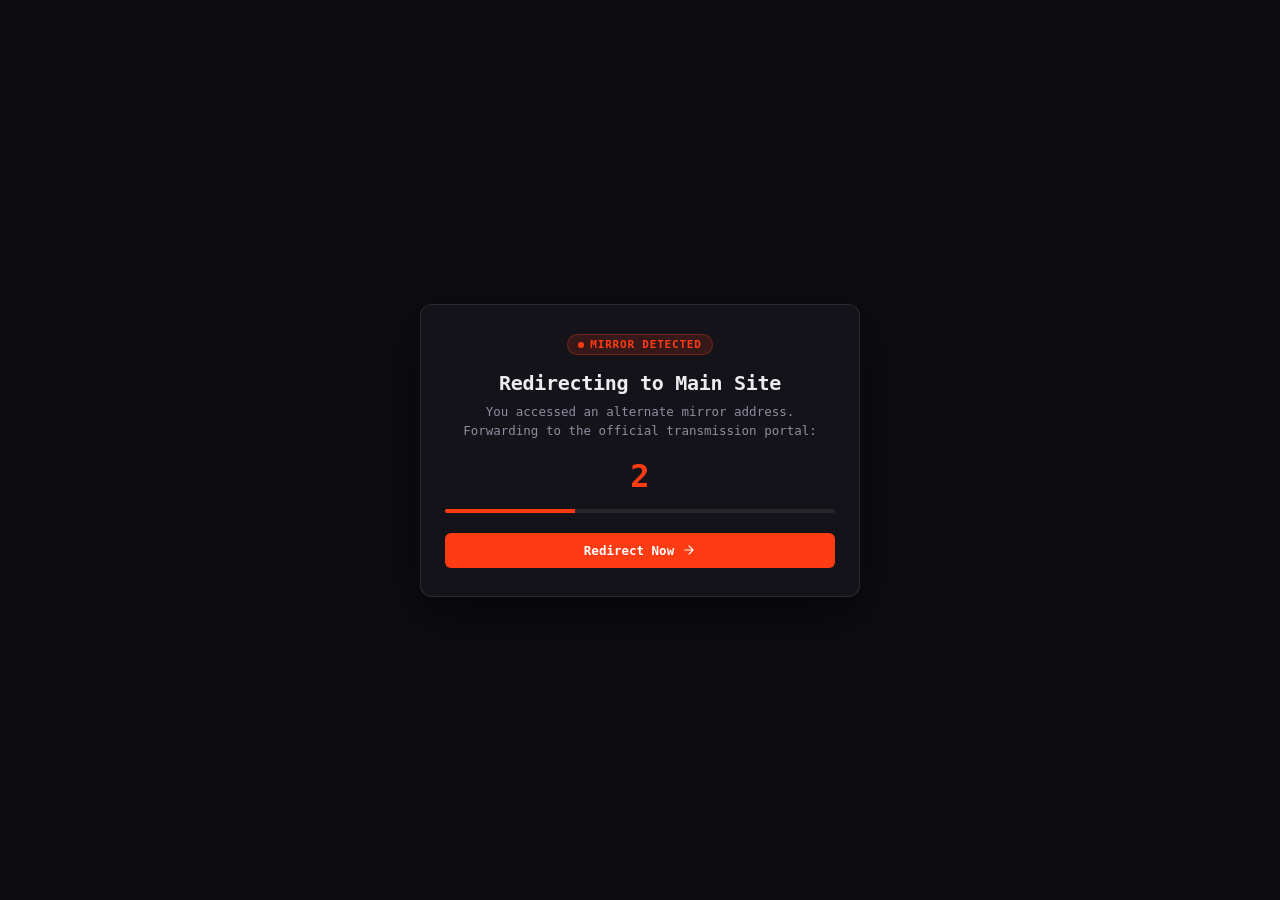
<file: 5ivesaw/index.html>
<!DOCTYPE html>
<html lang="en">
<head>
  <meta charset="UTF-8" />
  <meta name="viewport" content="width=device-width, initial-scale=1.0" />
  <title>Mirror Redirect — 5IVESAW</title>
  <link rel="canonical" href="https://5ivesaw.github.io/" />
  <style>
    :root {
      --bg: #0D0D11;
      --card-bg: rgba(22, 22, 28, 0.85);
      --border: rgba(255, 255, 255, 0.1);
      --accent: #FF3B14;
      --ink: #ECECF1;
      --faint: #8E8EA0;
      --font-mono: "JetBrains Mono", ui-monospace, monospace;
    }
    * { box-sizing: border-box; }
    body {
      margin: 0;
      min-height: 100vh;
      display: grid;
      place-items: center;
      background: var(--bg);
      color: var(--ink);
      font-family: var(--font-mono);
      padding: 16px;
    }
    .redirect-card {
      max-width: 440px;
      width: 100%;
      background: var(--card-bg);
      border: 1px solid var(--border);
      border-radius: 12px;
      padding: 28px 24px;
      text-align: center;
      backdrop-filter: blur(12px);
      box-shadow: 0 16px 48px rgba(0, 0, 0, 0.5);
    }
    .badge {
      display: inline-flex;
      align-items: center;
      gap: 6px;
      font-size: 11px;
      font-weight: 700;
      text-transform: uppercase;
      letter-spacing: 0.8px;
      padding: 3px 10px;
      border-radius: 999px;
      background: rgba(255, 59, 20, 0.15);
      color: var(--accent);
      border: 1px solid rgba(255, 59, 20, 0.3);
      margin-bottom: 16px;
    }
    .badge-dot {
      width: 6px;
      height: 6px;
      border-radius: 50%;
      background: var(--accent);
      animation: pulse 1.2s infinite ease-in-out;
    }
    @keyframes pulse {
      0%, 100% { opacity: 1; transform: scale(1); }
      50% { opacity: 0.4; transform: scale(0.85); }
    }
    h1 {
      font-size: 20px;
      margin: 0 0 8px 0;
      font-weight: 700;
      letter-spacing: -0.3px;
    }
    p {
      color: var(--faint);
      font-size: 12.5px;
      line-height: 1.5;
      margin: 0 0 16px 0;
    }
    .countdown-box {
      font-size: 32px;
      font-weight: 800;
      color: var(--accent);
      margin: 8px 0 14px 0;
      font-variant-numeric: tabular-nums;
    }
    .progress-bar {
      width: 100%;
      height: 4px;
      background: rgba(255, 255, 255, 0.08);
      border-radius: 2px;
      overflow: hidden;
      margin-bottom: 20px;
    }
    .progress-fill {
      width: 0%;
      height: 100%;
      background: var(--accent);
      transition: width 0.05s linear;
    }
    .btn {
      display: inline-flex;
      align-items: center;
      justify-content: center;
      gap: 8px;
      background: var(--accent);
      color: #FFFFFF;
      text-decoration: none;
      font-family: inherit;
      font-size: 12.5px;
      font-weight: 600;
      padding: 10px 20px;
      border-radius: 6px;
      transition: background 0.15s ease, transform 0.15s ease;
      cursor: pointer;
      border: none;
      width: 100%;
    }
    .btn:hover {
      background: #E0300C;
      transform: translateY(-1px);
    }
  </style>
</head>
<body>
  <div class="redirect-card">
    <div class="badge">
      <span class="badge-dot"></span>
      <span>Mirror Detected</span>
    </div>
    <h1>Redirecting to Main Site</h1>
    <p>You accessed an alternate mirror address. Forwarding to the official transmission portal:</p>
    
    <div class="countdown-box" id="countdown">3</div>

    <div class="progress-bar">
      <div class="progress-fill" id="progress"></div>
    </div>

    <a id="redirectBtn" href="https://5ivesaw.github.io/" class="btn">
      <span>Redirect Now</span>
      <svg viewBox="0 0 24 24" width="14" height="14" fill="none" stroke="currentColor" stroke-width="2" stroke-linecap="round" stroke-linejoin="round"><path d="M5 12h14M12 5l7 7-7 7"/></svg>
    </a>
  </div>

  <script>
    (function() {
      var base = (location.origin && location.origin !== 'null' ? location.origin : 'https://5ivesaw.github.io') + '/';
      var target = base + (location.search || '') + (location.hash || '');
      var btn = document.getElementById('redirectBtn');
      if (btn) btn.href = target;

      var totalSec = 3;
      var startTime = Date.now();
      var durationMs = totalSec * 1000;
      var cdEl = document.getElementById('countdown');
      var progEl = document.getElementById('progress');

      var timer = setInterval(function() {
        var elapsed = Date.now() - startTime;
        var remaining = Math.max(0, Math.ceil((durationMs - elapsed) / 1000));
        var progressPct = Math.min(100, (elapsed / durationMs) * 100);

        if (cdEl) cdEl.textContent = remaining;
        if (progEl) progEl.style.width = progressPct + '%';

        if (elapsed >= durationMs) {
          clearInterval(timer);
          location.replace(target);
        }
      }, 50);

      btn.addEventListener('click', function(e) {
        e.preventDefault();
        clearInterval(timer);
        location.replace(target);
      });
    })();
  </script>
</body>
</html>
</file>
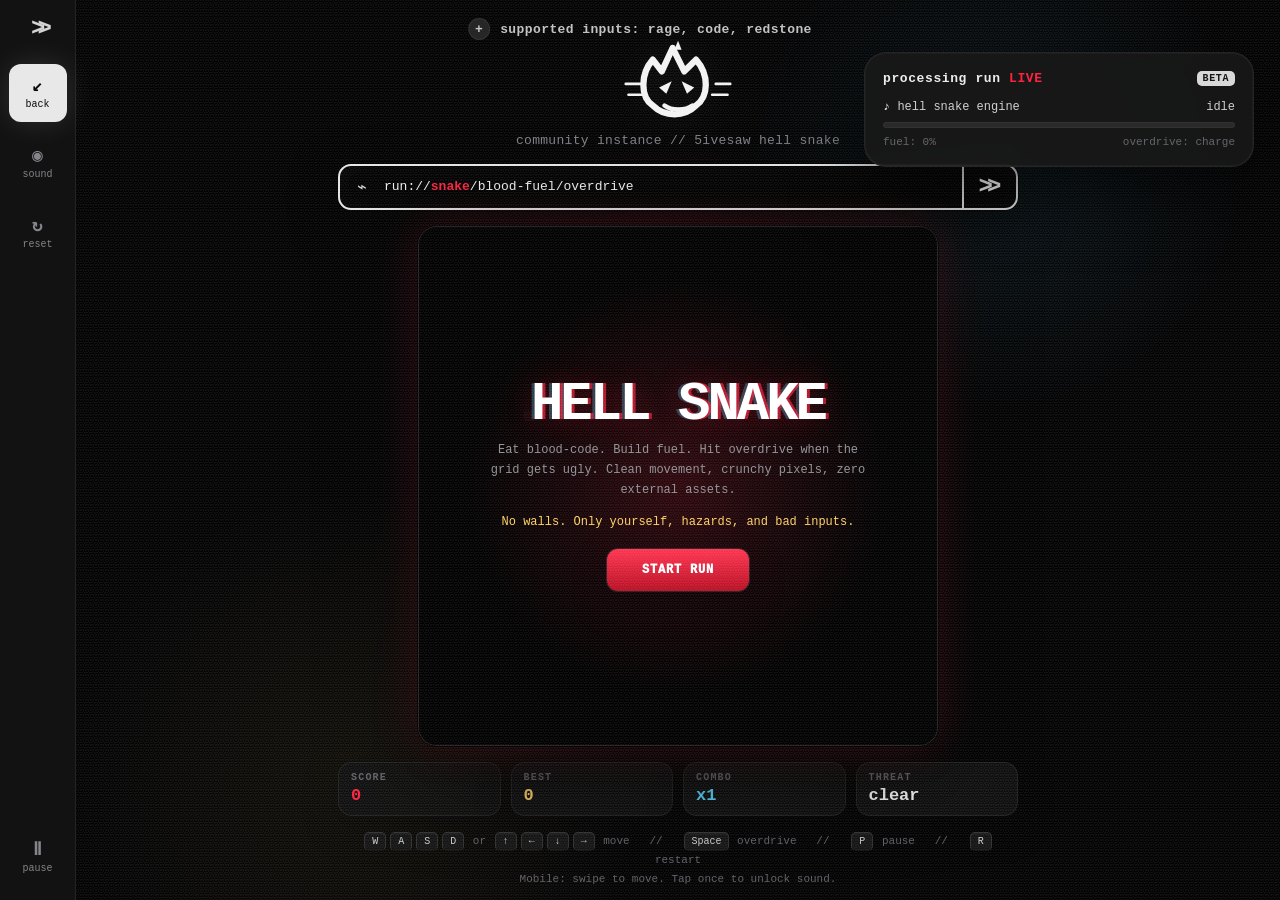
<file: demos/hell-snake/index.html>
<!DOCTYPE html>
<html lang="en">
<head>
<meta charset="UTF-8" />
<meta name="viewport" content="width=device-width, initial-scale=1.0" />
<title>5ivesaw // Hell Snake</title>
<style>
  :root{
    --bg:#020203;
    --panel:#121212;
    --panel2:#1a1a1a;
    --soft:#2b2b2b;
    --text:#e7e7e7;
    --muted:#77777d;
    --dim:#4d4d54;
    --red:#ff2340;
    --red2:#b80f24;
    --gold:#ffd166;
    --blue:#58d5ff;
    --green:#87ff8b;
    --white:#f4f4f4;
    --radius:22px;
  }

  *{
    box-sizing:border-box;
    margin:0;
    padding:0;
  }

  html,body{
    width:100%;
    min-height:100%;
    background:var(--bg);
    color:var(--text);
    font-family:ui-monospace, SFMono-Regular, Menlo, Monaco, Consolas, "Liberation Mono", monospace;
    overflow:hidden;
    user-select:none;
  }

  body{
    display:flex;
    background:
      radial-gradient(circle at 52% 40%, rgba(255,35,64,.12), transparent 26%),
      radial-gradient(circle at 78% 18%, rgba(88,213,255,.08), transparent 20%),
      radial-gradient(circle at 28% 86%, rgba(255,209,102,.06), transparent 24%),
      #020203;
  }

  body::before{
    content:"";
    position:fixed;
    inset:0;
    pointer-events:none;
    background:
      linear-gradient(rgba(255,255,255,.025) 50%, rgba(0,0,0,.045) 50%),
      radial-gradient(circle at center, transparent 45%, rgba(0,0,0,.72) 100%);
    background-size:100% 3px, 100% 100%;
    mix-blend-mode:screen;
    opacity:.46;
    z-index:10;
  }

  body::after{
    content:"";
    position:fixed;
    inset:0;
    pointer-events:none;
    opacity:.08;
    background-image:
      repeating-radial-gradient(circle at 20% 10%, rgba(255,255,255,.7) 0 1px, transparent 1px 2px);
    background-size:5px 5px;
    z-index:11;
  }

  .rail{
    width:76px;
    min-width:76px;
    height:100vh;
    background:#121212;
    border-right:1px solid #232323;
    display:flex;
    flex-direction:column;
    align-items:center;
    padding:14px 8px;
    gap:12px;
    z-index:20;
  }

  .rail-logo{
    width:54px;
    height:28px;
    display:grid;
    place-items:center;
    color:#e9e9e9;
    font-weight:900;
    font-size:24px;
    letter-spacing:-8px;
    margin-bottom:10px;
    opacity:.9;
  }

  .rail-btn{
    width:58px;
    min-height:58px;
    border:1px solid transparent;
    border-radius:12px;
    background:transparent;
    color:#85858b;
    text-decoration:none;
    font:inherit;
    cursor:pointer;
    display:flex;
    flex-direction:column;
    align-items:center;
    justify-content:center;
    gap:5px;
    transition:transform .16s ease, color .16s ease, background .16s ease, border-color .16s ease;
  }

  .rail-btn strong{
    font-size:18px;
    line-height:1;
  }

  .rail-btn span{
    font-size:10px;
    line-height:1;
  }

  .rail-btn:hover{
    transform:translateY(-1px);
    color:#fff;
    background:#1d1d1d;
    border-color:#343434;
  }

  .rail-btn.active{
    background:#e8e8e8;
    color:#0b0b0c;
    box-shadow:0 0 30px rgba(255,255,255,.12);
  }

  .rail-spacer{
    flex:1;
  }

  .page{
    position:relative;
    flex:1;
    min-width:0;
    height:100vh;
    display:flex;
    align-items:center;
    justify-content:center;
    padding:34px;
  }

  .top-chip{
    position:fixed;
    top:18px;
    left:50%;
    transform:translateX(-50%);
    color:#d8d8d8;
    font-size:13px;
    font-weight:800;
    letter-spacing:.4px;
    display:flex;
    align-items:center;
    gap:10px;
    opacity:.9;
    z-index:15;
  }

  .top-chip b{
    width:22px;
    height:22px;
    border-radius:999px;
    display:grid;
    place-items:center;
    background:#2a2a2a;
    color:#dadada;
    box-shadow:inset 0 0 0 1px rgba(255,255,255,.07);
  }

  .queue{
    position:fixed;
    right:26px;
    top:52px;
    width:min(390px, calc(100vw - 120px));
    padding:18px;
    background:rgba(24,24,24,.92);
    border:1px solid rgba(255,255,255,.06);
    border-radius:22px;
    box-shadow:
      0 24px 70px rgba(0,0,0,.55),
      inset 0 0 0 1px rgba(255,255,255,.03);
    backdrop-filter:blur(10px);
    z-index:15;
  }

  .queue-head{
    display:flex;
    justify-content:space-between;
    gap:10px;
    align-items:center;
    margin-bottom:14px;
    font-weight:900;
    font-size:13px;
    letter-spacing:.6px;
    color:#ededed;
  }

  .queue-head span{
    color:var(--red);
  }

  .tag{
    font-size:10px;
    padding:2px 6px;
    border-radius:5px;
    background:#d8d8d8;
    color:#151515;
    font-weight:900;
  }

  .queue-line{
    display:flex;
    justify-content:space-between;
    gap:10px;
    align-items:center;
    color:#d0d0d0;
    font-size:12px;
    margin-bottom:8px;
  }

  .queue-line strong{
    color:#fff;
    font-weight:900;
  }

  .bar{
    height:6px;
    border-radius:999px;
    background:#2a2a2a;
    overflow:hidden;
    box-shadow:inset 0 0 0 1px rgba(255,255,255,.03);
  }

  .bar i{
    display:block;
    width:0%;
    height:100%;
    background:linear-gradient(90deg, var(--red), var(--gold), var(--blue));
    box-shadow:0 0 18px rgba(255,35,64,.45);
    transition:width .12s linear;
  }

  .queue-sub{
    margin-top:8px;
    display:flex;
    justify-content:space-between;
    color:#66666c;
    font-size:11px;
  }

  .arena-wrap{
    width:min(92vw, 760px);
    display:flex;
    flex-direction:column;
    align-items:center;
    gap:16px;
    transform:translateY(10px);
  }

  .sigil{
    width:108px;
    height:96px;
    position:relative;
    filter:drop-shadow(0 0 18px rgba(255,255,255,.08));
  }

  .sigil svg{
    width:100%;
    height:100%;
    image-rendering:pixelated;
  }

  .subtitle{
    margin-top:-10px;
    color:#808087;
    font-size:13px;
    letter-spacing:.3px;
  }

  .terminal{
    width:min(680px, 96vw);
    border:2px solid #e6e6e6;
    border-radius:13px;
    height:46px;
    display:flex;
    align-items:center;
    overflow:hidden;
    background:#030303;
    box-shadow:
      0 0 0 1px rgba(0,0,0,.8),
      0 14px 46px rgba(0,0,0,.62),
      inset 0 0 24px rgba(255,255,255,.025);
  }

  .terminal .link-icon{
    width:44px;
    display:grid;
    place-items:center;
    color:#fff;
    opacity:.82;
    font-weight:900;
  }

  .terminal .fake-input{
    flex:1;
    color:#f2f2f2;
    font-size:13px;
    white-space:nowrap;
    overflow:hidden;
    text-overflow:ellipsis;
  }

  .terminal .fake-input b{
    color:var(--red);
  }

  .terminal .go{
    width:54px;
    height:100%;
    border-left:2px solid #e6e6e6;
    display:grid;
    place-items:center;
    color:#fff;
    font-size:24px;
    font-weight:900;
    letter-spacing:-6px;
    padding-right:6px;
  }

  .game-shell{
    position:relative;
    width:min(74vmin, 520px);
    height:min(74vmin, 520px);
    min-width:300px;
    min-height:300px;
    border-radius:19px;
    background:#050505;
    border:1px solid rgba(255,255,255,.12);
    box-shadow:
      0 0 0 1px rgba(0,0,0,.8),
      0 0 44px rgba(255,35,64,.16),
      0 26px 90px rgba(0,0,0,.65),
      inset 0 0 40px rgba(255,255,255,.02);
    overflow:hidden;
  }

  .game-shell::before{
    content:"";
    position:absolute;
    inset:0;
    pointer-events:none;
    z-index:5;
    background:
      linear-gradient(90deg, rgba(255,35,64,.12), transparent 20%, transparent 80%, rgba(88,213,255,.08)),
      repeating-linear-gradient(0deg, transparent 0 7px, rgba(255,255,255,.025) 7px 8px);
    mix-blend-mode:screen;
  }

  canvas{
    width:100%;
    height:100%;
    display:block;
    image-rendering:pixelated;
  }

  .hud-row{
    width:min(680px, 96vw);
    display:grid;
    grid-template-columns:repeat(4, 1fr);
    gap:10px;
  }

  .hud-card{
    min-height:54px;
    border-radius:14px;
    background:rgba(18,18,18,.88);
    border:1px solid rgba(255,255,255,.07);
    box-shadow:0 12px 36px rgba(0,0,0,.28);
    display:flex;
    flex-direction:column;
    justify-content:center;
    padding:9px 12px;
  }

  .hud-card small{
    color:#65656b;
    font-size:10px;
    text-transform:uppercase;
    font-weight:900;
    letter-spacing:1.2px;
  }

  .hud-card b{
    color:#fff;
    font-size:17px;
    margin-top:3px;
  }

  .hud-card.red b{ color:var(--red); }
  .hud-card.gold b{ color:var(--gold); }
  .hud-card.blue b{ color:var(--blue); }

  .overlay{
    position:absolute;
    inset:0;
    z-index:8;
    display:none;
    align-items:center;
    justify-content:center;
    flex-direction:column;
    text-align:center;
    gap:12px;
    padding:26px;
    background:
      radial-gradient(circle at center, rgba(255,35,64,.16), rgba(0,0,0,.88) 58%),
      rgba(0,0,0,.74);
  }

  .overlay.active{
    display:flex;
  }

  .overlay h1{
    font-size:clamp(26px, 6vw, 54px);
    line-height:.9;
    letter-spacing:-3px;
    color:#fff;
    text-transform:uppercase;
    text-shadow:
      3px 0 0 rgba(255,35,64,.65),
      -3px 0 0 rgba(88,213,255,.28),
      0 0 28px rgba(255,35,64,.25);
  }

  .overlay p{
    max-width:390px;
    color:#929298;
    font-size:12px;
    line-height:1.65;
  }

  .overlay .warn{
    color:var(--gold);
  }

  .btn-row{
    display:flex;
    gap:10px;
    flex-wrap:wrap;
    justify-content:center;
    margin-top:4px;
  }

  .btn{
    height:42px;
    min-width:142px;
    border:0;
    border-radius:11px;
    cursor:pointer;
    color:#0a0a0a;
    background:#e9e9e9;
    font:inherit;
    font-size:12px;
    font-weight:1000;
    text-transform:uppercase;
    letter-spacing:.8px;
    box-shadow:
      0 0 0 1px rgba(255,255,255,.12),
      0 14px 34px rgba(0,0,0,.4);
    transition:transform .12s ease, filter .12s ease;
  }

  .btn.red{
    color:#fff;
    background:linear-gradient(180deg, #ff3450, #b80f24);
  }

  .btn:hover{
    transform:translateY(-1px);
    filter:brightness(1.08);
  }

  .controls{
    width:min(680px, 96vw);
    color:#5f5f66;
    font-size:11px;
    text-align:center;
    line-height:1.75;
  }

  .controls kbd{
    display:inline-grid;
    place-items:center;
    min-width:22px;
    height:19px;
    padding:0 6px;
    margin:0 2px;
    color:#cfcfd3;
    background:#151515;
    border:1px solid #303030;
    border-bottom-color:#111;
    border-radius:5px;
    box-shadow:inset 0 1px rgba(255,255,255,.05);
    font:inherit;
    font-size:10px;
  }

  .glitch{
    animation:glitch .24s steps(2,end) 1;
  }

  @keyframes glitch{
    0%{ transform:translate(0,0) skew(0deg); filter:hue-rotate(0deg); }
    25%{ transform:translate(4px,-2px) skew(1deg); filter:hue-rotate(24deg); }
    50%{ transform:translate(-3px,3px) skew(-1deg); filter:hue-rotate(-20deg); }
    75%{ transform:translate(2px,1px) skew(.5deg); }
    100%{ transform:translate(0,0) skew(0deg); filter:hue-rotate(0deg); }
  }

  @media (max-width:850px){
    body{
      overflow:auto;
    }

    .rail{
      position:fixed;
      left:0;
      bottom:0;
      top:auto;
      width:100%;
      height:64px;
      min-width:0;
      flex-direction:row;
      justify-content:center;
      border-right:0;
      border-top:1px solid #232323;
      padding:7px;
    }

    .rail-logo,.rail-spacer{
      display:none;
    }

    .rail-btn{
      width:66px;
      min-height:48px;
    }

    .page{
      min-height:100vh;
      height:auto;
      padding:72px 14px 92px;
    }

    .queue{
      display:none;
    }

    .top-chip{
      top:14px;
      font-size:12px;
    }

    .terminal{
      height:42px;
    }

    .hud-row{
      grid-template-columns:repeat(2,1fr);
    }

    .game-shell{
      width:min(92vw, 520px);
      height:min(92vw, 520px);
    }
  }
</style>
</head>
<body>

<aside class="rail">
  <div class="rail-logo">>></div>

  <a class="rail-btn active" href="https://github.com/5ivesaw" title="Back to GitHub">
    <strong>↙</strong>
    <span>back</span>
  </a>

  <button class="rail-btn" id="muteBtn" title="Toggle audio">
    <strong id="muteIcon">◉</strong>
    <span id="muteText">sound</span>
  </button>

  <button class="rail-btn" id="restartRail" title="Restart">
    <strong>↻</strong>
    <span>reset</span>
  </button>

  <div class="rail-spacer"></div>

  <button class="rail-btn" id="pauseRail" title="Pause">
    <strong>Ⅱ</strong>
    <span>pause</span>
  </button>
</aside>

<main class="page">
  <div class="top-chip"><b>+</b> supported inputs: rage, code, redstone</div>

  <section class="queue">
    <div class="queue-head">
      <div>processing run <span>LIVE</span></div>
      <div class="tag">BETA</div>
    </div>

    <div class="queue-line">
      <div><strong>♪</strong> hell snake engine</div>
      <div id="statusText">idle</div>
    </div>

    <div class="bar"><i id="fuelBar"></i></div>

    <div class="queue-sub">
      <span id="queueLeft">fuel: 0%</span>
      <span id="queueRight">overdrive: ready</span>
    </div>
  </section>

  <section class="arena-wrap">
    <div class="sigil" aria-hidden="true">
      <svg viewBox="0 0 120 105" xmlns="http://www.w3.org/2000/svg">
        <path d="M32 82 C18 72 18 47 32 31 L42 44 L54 18 L67 44 L80 31 C95 48 94 72 80 82 C67 95 45 95 32 82Z" fill="none" stroke="#f3f3f3" stroke-width="7" stroke-linejoin="round"/>
        <path d="M39 62 L53 55 L47 69 Z" fill="#f3f3f3"/>
        <path d="M78 62 L64 55 L70 69 Z" fill="#f3f3f3"/>
        <path d="M45 82 C53 88 68 88 76 82" fill="none" stroke="#f3f3f3" stroke-width="5" stroke-linecap="round"/>
        <path d="M56 20 L64 20 L60 10 Z" fill="#f3f3f3"/>
        <path d="M18 58 H2 M102 58 H118 M22 70 H5 M98 70 H115" stroke="#f3f3f3" stroke-width="3" stroke-linecap="round"/>
      </svg>
    </div>

    <div class="subtitle">community instance // 5ivesaw hell snake</div>

    <div class="terminal">
      <div class="link-icon">⌁</div>
      <div class="fake-input">run://<b>snake</b>/blood-fuel/overdrive</div>
      <div class="go">>></div>
    </div>

    <div class="game-shell" id="shell">
      <canvas id="game"></canvas>

      <div class="overlay active" id="startScreen">
        <h1>HELL SNAKE</h1>
        <p>
          Eat blood-code. Build fuel. Hit overdrive when the grid gets ugly.
          Clean movement, crunchy pixels, zero external assets.
        </p>
        <p class="warn">No walls. Only yourself, hazards, and bad inputs.</p>
        <div class="btn-row">
          <button class="btn red" id="startBtn">start run</button>
        </div>
      </div>

      <div class="overlay" id="pauseScreen">
        <h1>PAUSED</h1>
        <p>System frozen. Press P or resume to continue the run.</p>
        <div class="btn-row">
          <button class="btn red" id="resumeBtn">resume</button>
          <button class="btn" id="pauseRestartBtn">restart</button>
        </div>
      </div>

      <div class="overlay" id="deathScreen">
        <h1>TERMINATED</h1>
        <p id="deathCopy">The machine folded in on itself.</p>
        <p class="warn">final score: <span id="finalScore">0</span></p>
        <div class="btn-row">
          <button class="btn red" id="restartBtn">run again</button>
        </div>
      </div>
    </div>

    <div class="hud-row">
      <div class="hud-card red">
        <small>score</small>
        <b id="scoreHud">0</b>
      </div>
      <div class="hud-card gold">
        <small>best</small>
        <b id="bestHud">0</b>
      </div>
      <div class="hud-card blue">
        <small>combo</small>
        <b id="comboHud">x1</b>
      </div>
      <div class="hud-card">
        <small>threat</small>
        <b id="threatHud">clear</b>
      </div>
    </div>

    <div class="controls">
      <kbd>W</kbd><kbd>A</kbd><kbd>S</kbd><kbd>D</kbd> or <kbd>↑</kbd><kbd>←</kbd><kbd>↓</kbd><kbd>→</kbd>
      move &nbsp; // &nbsp;
      <kbd>Space</kbd> overdrive &nbsp; // &nbsp;
      <kbd>P</kbd> pause &nbsp; // &nbsp;
      <kbd>R</kbd> restart
      <br/>
      Mobile: swipe to move. Tap once to unlock sound.
    </div>
  </section>
</main>

<script>
(() => {
  "use strict";

  const canvas = document.getElementById("game");
  const ctx = canvas.getContext("2d", { alpha:false });
  const shell = document.getElementById("shell");

  const startScreen = document.getElementById("startScreen");
  const pauseScreen = document.getElementById("pauseScreen");
  const deathScreen = document.getElementById("deathScreen");

  const scoreHud = document.getElementById("scoreHud");
  const bestHud = document.getElementById("bestHud");
  const comboHud = document.getElementById("comboHud");
  const threatHud = document.getElementById("threatHud");
  const finalScore = document.getElementById("finalScore");
  const deathCopy = document.getElementById("deathCopy");

  const fuelBar = document.getElementById("fuelBar");
  const queueLeft = document.getElementById("queueLeft");
  const queueRight = document.getElementById("queueRight");
  const statusText = document.getElementById("statusText");

  const muteBtn = document.getElementById("muteBtn");
  const muteIcon = document.getElementById("muteIcon");
  const muteText = document.getElementById("muteText");

  const SIZE = 520;
  const CELLS = 26;
  const CELL = SIZE / CELLS;

  const C = {
    bg:"#020203",
    grid:"#151515",
    grid2:"#222225",
    red:"#ff2340",
    redDark:"#9c1022",
    blue:"#58d5ff",
    gold:"#ffd166",
    green:"#87ff8b",
    white:"#f4f4f4",
    muted:"#77777d",
    black:"#050505"
  };

  const foodTypes = [
    { kind:"blood", glyph:"<>", color:C.red, points:1, fuel:18, weight:68 },
    { kind:"coin", glyph:"$", color:C.gold, points:3, fuel:28, weight:22 },
    { kind:"core", glyph:"//", color:C.blue, points:5, fuel:42, weight:10 }
  ];

  let dpr = 1;
  let state = "menu";

  let snake = [];
  let prevSnake = [];
  let dir = {x:1,y:0};
  let nextDir = {x:1,y:0};
  let food = null;
  let hazards = [];
  let particles = [];
  let sparks = [];

  let score = 0;
  let best = Number(localStorage.getItem("5ivesaw-hell-snake-best") || 0);
  let combo = 1;
  let comboTimer = 0;
  let fuel = 0;
  let overdrive = 0;
  let moveDelay = 112;
  let accumulator = 0;
  let lastTime = performance.now();
  let shake = 0;
  let flash = 0;
  let muted = false;

  let audio = null;
  let master = null;

  bestHud.textContent = best;

  function fitCanvas(){
    dpr = Math.min(window.devicePixelRatio || 1, 2);
    canvas.width = SIZE * dpr;
    canvas.height = SIZE * dpr;
    ctx.setTransform(dpr, 0, 0, dpr, 0, 0);
  }

  window.addEventListener("resize", fitCanvas);
  fitCanvas();

  function unlockAudio(){
    if(audio) return;
    const AC = window.AudioContext || window.webkitAudioContext;
    if(!AC) return;
    audio = new AC();
    master = audio.createGain();
    master.gain.value = 0.18;
    master.connect(audio.destination);
  }

  function tone(freq, dur, type, gain, bend){
    if(muted) return;
    unlockAudio();
    if(!audio || !master) return;

    const t = audio.currentTime;
    const osc = audio.createOscillator();
    const g = audio.createGain();

    osc.type = type || "square";
    osc.frequency.setValueAtTime(freq, t);
    if(bend) osc.frequency.exponentialRampToValueAtTime(Math.max(20, bend), t + dur);

    g.gain.setValueAtTime(0.0001, t);
    g.gain.exponentialRampToValueAtTime(gain || 0.28, t + 0.012);
    g.gain.exponentialRampToValueAtTime(0.0001, t + dur);

    osc.connect(g);
    g.connect(master);
    osc.start(t);
    osc.stop(t + dur + 0.02);
  }

  function noiseHit(dur, gain){
    if(muted) return;
    unlockAudio();
    if(!audio || !master) return;

    const len = Math.floor(audio.sampleRate * dur);
    const buffer = audio.createBuffer(1, len, audio.sampleRate);
    const data = buffer.getChannelData(0);

    for(let i = 0; i < len; i++){
      data[i] = (Math.random() * 2 - 1) * Math.pow(1 - i / len, 2);
    }

    const src = audio.createBufferSource();
    const g = audio.createGain();
    const filter = audio.createBiquadFilter();

    filter.type = "highpass";
    filter.frequency.value = 1200;
    g.gain.value = gain;

    src.buffer = buffer;
    src.connect(filter);
    filter.connect(g);
    g.connect(master);
    src.start();
  }

  function sfx(name){
    if(name === "start"){
      tone(130, .08, "square", .18, 260);
      setTimeout(() => tone(260, .08, "square", .16, 520), 65);
      setTimeout(() => tone(520, .11, "square", .14, 780), 130);
    }
    if(name === "eat"){
      tone(280, .055, "square", .16, 520);
      noiseHit(.035, .035);
    }
    if(name === "coin"){
      tone(520, .07, "triangle", .15, 1040);
      setTimeout(() => tone(780, .06, "triangle", .12, 1300), 55);
    }
    if(name === "core"){
      tone(160, .13, "sawtooth", .14, 640);
      tone(640, .10, "square", .08, 220);
    }
    if(name === "boost"){
      tone(92, .18, "sawtooth", .22, 260);
      noiseHit(.13, .06);
    }
    if(name === "turn"){
      tone(210, .025, "square", .055, 160);
    }
    if(name === "death"){
      tone(190, .34, "sawtooth", .22, 38);
      noiseHit(.22, .14);
    }
    if(name === "pause"){
      tone(250, .08, "triangle", .10, 125);
    }
  }

  function showOnly(screen){
    startScreen.classList.remove("active");
    pauseScreen.classList.remove("active");
    deathScreen.classList.remove("active");
    if(screen) screen.classList.add("active");
  }

  function startGame(){
    unlockAudio();

    snake = [
      {x:12, y:13},
      {x:11, y:13},
      {x:10, y:13},
      {x:9, y:13}
    ];

    prevSnake = snake.map(p => ({...p}));
    dir = {x:1,y:0};
    nextDir = {x:1,y:0};

    score = 0;
    combo = 1;
    comboTimer = 0;
    fuel = 0;
    overdrive = 0;
    hazards = [];
    particles = [];
    sparks = [];
    moveDelay = 112;
    accumulator = 0;
    shake = 0;
    flash = 0;

    placeFood();
    updateHud();

    state = "playing";
    showOnly(null);
    sfx("start");
    burst(13, 13, C.red, 36, 3.4);
  }

  function pauseGame(){
    if(state !== "playing") return;
    state = "paused";
    showOnly(pauseScreen);
    sfx("pause");
  }

  function resumeGame(){
    if(state !== "paused") return;
    state = "playing";
    showOnly(null);
    lastTime = performance.now();
    sfx("start");
  }

  function restartAny(){
    startGame();
  }

  function pickFoodType(){
    let total = 0;
    for(const f of foodTypes) total += f.weight;
    let r = Math.random() * total;
    for(const f of foodTypes){
      r -= f.weight;
      if(r <= 0) return f;
    }
    return foodTypes[0];
  }

  function occupied(x,y){
    if(snake.some(s => s.x === x && s.y === y)) return true;
    if(hazards.some(h => h.x === x && h.y === y)) return true;
    return false;
  }

  function placeFood(){
    const type = pickFoodType();
    let x = 0, y = 0, guard = 0;

    do{
      x = Math.floor(Math.random() * CELLS);
      y = Math.floor(Math.random() * CELLS);
      guard++;
    }while(occupied(x,y) && guard < 999);

    food = { x, y, ...type, pulse: Math.random() * 100 };
  }

  function refreshHazards(){
    const target = Math.min(12, Math.floor(score / 6));
    while(hazards.length < target){
      let x = 0, y = 0, guard = 0;
      do{
        x = Math.floor(Math.random() * CELLS);
        y = Math.floor(Math.random() * CELLS);
        guard++;
      }while(
        occupied(x,y) ||
        Math.abs(x - snake[0].x) < 5 && Math.abs(y - snake[0].y) < 5 ||
        food && food.x === x && food.y === y
      );

      hazards.push({
        x,y,
        spin: Math.random() * Math.PI * 2,
        hot: 1
      });

      burst(x + .5, y + .5, C.gold, 16, 2.2);
    }
  }

  function step(){
    prevSnake = snake.map(p => ({...p}));
    dir = nextDir;

    let head = {
      x: snake[0].x + dir.x,
      y: snake[0].y + dir.y
    };

    if(head.x < 0) head.x = CELLS - 1;
    if(head.x >= CELLS) head.x = 0;
    if(head.y < 0) head.y = CELLS - 1;
    if(head.y >= CELLS) head.y = 0;

    if(snake.some(s => s.x === head.x && s.y === head.y)){
      die("self collision at high speed.");
      return;
    }

    if(hazards.some(h => h.x === head.x && h.y === head.y)){
      die("contact with hostile geometry.");
      return;
    }

    snake.unshift(head);

    if(food && head.x === food.x && head.y === food.y){
      const gained = food.points * combo;
      score += gained;
      fuel = Math.min(100, fuel + food.fuel);
      combo = Math.min(9, combo + 1);
      comboTimer = 2600;

      if(food.kind === "blood") sfx("eat");
      if(food.kind === "coin") sfx("coin");
      if(food.kind === "core") sfx("core");

      burst(food.x + .5, food.y + .5, food.color, 28 + food.points * 4, food.kind === "core" ? 4.5 : 3);
      flash = Math.max(flash, food.kind === "core" ? .34 : .18);
      shake = Math.max(shake, food.kind === "core" ? 8 : 4);

      placeFood();
      refreshHazards();
      moveDelay = Math.max(66, 112 - Math.floor(score * 0.85));
    }else{
      snake.pop();
    }

    if(overdrive > 0 && Math.random() < .75){
      sparks.push({
        x: snake[0].x * CELL + CELL / 2,
        y: snake[0].y * CELL + CELL / 2,
        life: 180,
        max: 180,
        vx: -dir.x * (4 + Math.random() * 4) + (Math.random() - .5) * 2,
        vy: -dir.y * (4 + Math.random() * 4) + (Math.random() - .5) * 2,
        color: Math.random() > .5 ? C.blue : C.red
      });
    }
  }

  function die(reason){
    state = "dead";
    finalScore.textContent = score;
    deathCopy.textContent = reason || "run ended.";
    showOnly(deathScreen);
    shell.classList.add("glitch");
    setTimeout(() => shell.classList.remove("glitch"), 260);

    if(score > best){
      best = score;
      localStorage.setItem("5ivesaw-hell-snake-best", String(best));
    }

    updateHud();
    burst(snake[0].x + .5, snake[0].y + .5, C.red, 90, 6);
    shake = 16;
    flash = .5;
    sfx("death");
  }

  function tryDirection(nd){
    if(state === "menu"){
      startGame();
      return;
    }

    if(state !== "playing") return;

    if(nd.x === -dir.x && nd.y === -dir.y) return;

    if(nextDir.x !== nd.x || nextDir.y !== nd.y){
      nextDir = nd;
      if(score > 0) sfx("turn");
    }
  }

  function activateOverdrive(){
    if(state !== "playing") return;
    if(overdrive > 0) return;
    if(fuel < 30) return;

    fuel = Math.max(0, fuel - 30);
    overdrive = 1500;
    shake = Math.max(shake, 7);
    flash = Math.max(flash, .22);
    shell.classList.add("glitch");
    setTimeout(() => shell.classList.remove("glitch"), 240);
    sfx("boost");
  }

  function burst(cx, cy, color, amount, power){
    for(let i = 0; i < amount; i++){
      const a = Math.random() * Math.PI * 2;
      const sp = (Math.random() * power + .8) * CELL * .09;
      particles.push({
        x: cx * CELL,
        y: cy * CELL,
        vx: Math.cos(a) * sp,
        vy: Math.sin(a) * sp,
        life: 520 + Math.random() * 420,
        max: 820,
        size: 2 + Math.random() * 4,
        color
      });
    }

    if(particles.length > 220) particles.splice(0, particles.length - 220);
  }

  function updateHud(){
    scoreHud.textContent = score;
    bestHud.textContent = best;
    comboHud.textContent = "x" + combo;
    threatHud.textContent = hazards.length ? String(hazards.length).padStart(2, "0") : "clear";

    fuelBar.style.width = Math.round(fuel) + "%";
    queueLeft.textContent = "fuel: " + Math.round(fuel) + "%";
    queueRight.textContent = overdrive > 0 ? "overdrive: active" : fuel >= 30 ? "overdrive: ready" : "overdrive: charge";
    statusText.textContent =
      state === "playing" ? "running" :
      state === "paused" ? "paused" :
      state === "dead" ? "failed" :
      "idle";
  }

  function drawBackground(time){
    ctx.fillStyle = C.bg;
    ctx.fillRect(0,0,SIZE,SIZE);

    const grd = ctx.createRadialGradient(SIZE*.5, SIZE*.5, 20, SIZE*.5, SIZE*.5, SIZE*.72);
    grd.addColorStop(0, "rgba(255,35,64,.11)");
    grd.addColorStop(.42, "rgba(88,213,255,.035)");
    grd.addColorStop(1, "rgba(0,0,0,.0)");
    ctx.fillStyle = grd;
    ctx.fillRect(0,0,SIZE,SIZE);

    ctx.lineWidth = 1;

    for(let i = 0; i <= CELLS; i++){
      const p = i * CELL;
      ctx.strokeStyle = i % 2 === 0 ? "rgba(255,255,255,.035)" : "rgba(255,255,255,.018)";
      ctx.beginPath();
      ctx.moveTo(p,0);
      ctx.lineTo(p,SIZE);
      ctx.stroke();

      ctx.beginPath();
      ctx.moveTo(0,p);
      ctx.lineTo(SIZE,p);
      ctx.stroke();
    }

    ctx.strokeStyle = "rgba(255,35,64,.30)";
    ctx.lineWidth = 2;
    ctx.strokeRect(1,1,SIZE-2,SIZE-2);

    ctx.strokeStyle = "rgba(255,255,255,.09)";
    ctx.lineWidth = 1;
    ctx.strokeRect(10,10,SIZE-20,SIZE-20);

    ctx.fillStyle = "rgba(255,35,64,.08)";
    const sweep = ((time * .04) % SIZE);
    ctx.fillRect(0, sweep, SIZE, 2);
  }

  function interpCell(a,b,t){
    let from = a;
    let to = b;
    const delta = to - from;

    if(delta > CELLS / 2) from += CELLS;
    if(delta < -CELLS / 2) to += CELLS;

    let v = from + (to - from) * t;
    v = ((v % CELLS) + CELLS) % CELLS;
    return v;
  }

  function drawFood(time){
    if(!food) return;

    const pulse = .5 + Math.sin(time * .009 + food.pulse) * .5;
    const x = food.x * CELL + CELL / 2;
    const y = food.y * CELL + CELL / 2;
    const s = CELL * (.42 + pulse * .12);

    ctx.save();
    ctx.translate(x,y);
    ctx.rotate(Math.PI / 4 + time * .002);
    ctx.shadowColor = food.color;
    ctx.shadowBlur = 18;
    ctx.fillStyle = food.color;
    ctx.fillRect(-s/2, -s/2, s, s);
    ctx.shadowBlur = 0;
    ctx.strokeStyle = "rgba(255,255,255,.55)";
    ctx.lineWidth = 1.5;
    ctx.strokeRect(-s/2, -s/2, s, s);
    ctx.restore();

    ctx.save();
    ctx.font = "900 10px ui-monospace, monospace";
    ctx.textAlign = "center";
    ctx.textBaseline = "middle";
    ctx.fillStyle = food.kind === "coin" ? "#090909" : "#ffffff";
    ctx.fillText(food.glyph, x, y + .5);
    ctx.restore();
  }

  function drawHazards(time){
    for(const h of hazards){
      h.spin += .022;
      h.hot *= .975;

      const x = h.x * CELL + CELL / 2;
      const y = h.y * CELL + CELL / 2;
      const r = CELL * .43;

      ctx.save();
      ctx.translate(x,y);
      ctx.rotate(h.spin + time * .0015);

      ctx.shadowColor = h.hot > .08 ? C.gold : C.red;
      ctx.shadowBlur = 12 + h.hot * 22;

      ctx.fillStyle = "rgba(255,209,102,.12)";
      ctx.strokeStyle = h.hot > .08 ? C.gold : "rgba(255,35,64,.82)";
      ctx.lineWidth = 2;

      ctx.beginPath();
      for(let i = 0; i < 8; i++){
        const a = i / 8 * Math.PI * 2;
        const rr = i % 2 === 0 ? r : r * .42;
        const px = Math.cos(a) * rr;
        const py = Math.sin(a) * rr;
        if(i === 0) ctx.moveTo(px,py);
        else ctx.lineTo(px,py);
      }
      ctx.closePath();
      ctx.fill();
      ctx.stroke();

      ctx.shadowBlur = 0;
      ctx.fillStyle = "#050505";
      ctx.fillRect(-3,-3,6,6);
      ctx.restore();
    }
  }

  function drawSnake(alpha){
    for(let i = snake.length - 1; i >= 0; i--){
      const cur = snake[i];
      let prev;

      if(i === 0) prev = prevSnake[0] || cur;
      else prev = prevSnake[i - 1] || cur;

      const gx = interpCell(prev.x, cur.x, alpha);
      const gy = interpCell(prev.y, cur.y, alpha);

      const x = gx * CELL;
      const y = gy * CELL;

      const isHead = i === 0;
      const bodyFade = 1 - i / Math.max(1, snake.length) * .55;

      ctx.save();

      if(isHead){
        ctx.shadowColor = overdrive > 0 ? C.blue : C.red;
        ctx.shadowBlur = overdrive > 0 ? 22 : 14;
        ctx.fillStyle = overdrive > 0 ? C.blue : C.red;
      }else{
        ctx.shadowColor = C.red;
        ctx.shadowBlur = 6 * bodyFade;
        ctx.fillStyle = `rgba(255,35,64,${.38 + bodyFade * .48})`;
      }

      const pad = isHead ? 1.5 : 2.5;
      ctx.fillRect(x + pad, y + pad, CELL - pad * 2, CELL - pad * 2);

      ctx.shadowBlur = 0;
      ctx.strokeStyle = isHead ? "rgba(255,255,255,.55)" : "rgba(255,255,255,.16)";
      ctx.lineWidth = 1;
      ctx.strokeRect(x + pad + .5, y + pad + .5, CELL - pad * 2 - 1, CELL - pad * 2 - 1);

      if(!isHead){
        ctx.fillStyle = "rgba(0,0,0,.20)";
        ctx.fillRect(x + CELL * .22, y + CELL * .22, CELL * .18, CELL * .18);
      }

      if(isHead){
        const cx = x + CELL/2;
        const cy = y + CELL/2;

        ctx.fillStyle = "#060606";

        if(dir.x !== 0){
          ctx.fillRect(cx + dir.x * 3 - 3, cy - 5, 4, 4);
          ctx.fillRect(cx + dir.x * 3 - 3, cy + 2, 4, 4);
        }else{
          ctx.fillRect(cx - 5, cy + dir.y * 3 - 3, 4, 4);
          ctx.fillRect(cx + 2, cy + dir.y * 3 - 3, 4, 4);
        }

        ctx.fillStyle = "rgba(255,255,255,.75)";
        if(dir.x !== 0){
          ctx.fillRect(cx - dir.x * 2, cy - 8, 6, 2);
          ctx.fillRect(cx - dir.x * 2, cy + 8, 6, 2);
        }else{
          ctx.fillRect(cx - 8, cy - dir.y * 2, 2, 6);
          ctx.fillRect(cx + 8, cy - dir.y * 2, 2, 6);
        }
      }

      ctx.restore();
    }
  }

  function updateParticles(dt){
    const step = dt / 16.666;

    for(const p of particles){
      p.x += p.vx * step;
      p.y += p.vy * step;
      p.vx *= Math.pow(.975, step);
      p.vy *= Math.pow(.975, step);
      p.life -= dt;
    }

    for(const p of sparks){
      p.x += p.vx * step;
      p.y += p.vy * step;
      p.vx *= Math.pow(.94, step);
      p.vy *= Math.pow(.94, step);
      p.life -= dt;
    }

    particles = particles.filter(p => p.life > 0);
    sparks = sparks.filter(p => p.life > 0);
  }

  function drawParticles(){
    ctx.save();

    for(const p of particles){
      const a = Math.max(0, Math.min(1, p.life / p.max));
      ctx.globalAlpha = a;
      ctx.fillStyle = p.color;
      ctx.fillRect(p.x, p.y, p.size, p.size);
    }

    for(const p of sparks){
      const a = Math.max(0, Math.min(1, p.life / p.max));
      ctx.globalAlpha = a;
      ctx.fillStyle = p.color;
      ctx.fillRect(p.x, p.y, 3, 3);
    }

    ctx.globalAlpha = 1;
    ctx.restore();
  }

  function drawOverlayEffects(time){
    if(overdrive > 0){
      ctx.save();
      ctx.globalAlpha = .16 + Math.sin(time * .03) * .05;
      ctx.strokeStyle = C.blue;
      ctx.lineWidth = 4;
      ctx.strokeRect(7,7,SIZE-14,SIZE-14);
      ctx.globalAlpha = .08;
      ctx.fillStyle = C.blue;
      ctx.fillRect(0,0,SIZE,SIZE);
      ctx.restore();
    }

    if(flash > 0){
      ctx.save();
      ctx.globalAlpha = flash;
      ctx.fillStyle = "#ffffff";
      ctx.fillRect(0,0,SIZE,SIZE);
      ctx.restore();
    }

    if(state === "menu"){
      ctx.save();
      ctx.globalAlpha = .45;
      ctx.fillStyle = "#050505";
      ctx.fillRect(0,0,SIZE,SIZE);
      ctx.restore();
    }
  }

  function render(time){
    ctx.setTransform(dpr, 0, 0, dpr, 0, 0);
    ctx.imageSmoothingEnabled = false;

    const sx = shake ? (Math.random() - .5) * shake : 0;
    const sy = shake ? (Math.random() - .5) * shake : 0;

    ctx.save();
    ctx.translate(sx, sy);

    const activeDelay = overdrive > 0 ? Math.max(42, moveDelay * .52) : moveDelay;
    const alpha = state === "playing" ? Math.min(1, accumulator / activeDelay) : 1;

    drawBackground(time);
    drawFood(time);
    drawHazards(time);
    drawSnake(alpha);
    drawParticles();
    drawOverlayEffects(time);

    ctx.restore();
  }

  function frame(now){
    const dt = Math.min(48, now - lastTime);
    lastTime = now;

    if(state === "playing"){
      const activeDelay = overdrive > 0 ? Math.max(42, moveDelay * .52) : moveDelay;
      accumulator += dt;

      while(accumulator >= activeDelay && state === "playing"){
        step();
        accumulator -= activeDelay;
      }

      if(comboTimer > 0){
        comboTimer -= dt;
        if(comboTimer <= 0) combo = 1;
      }

      if(overdrive > 0){
        overdrive -= dt;
        fuel = Math.max(0, fuel - dt * .018);
        if(overdrive <= 0) overdrive = 0;
      }
    }

    shake = Math.max(0, shake - dt * .045);
    flash = Math.max(0, flash - dt * .0023);

    updateParticles(dt);
    updateHud();
    render(now);

    requestAnimationFrame(frame);
  }

  function keyDown(e){
    const k = e.key.toLowerCase();

    if(["arrowup","arrowdown","arrowleft","arrowright"," "].includes(e.key)){
      e.preventDefault();
    }

    if(k === "w" || e.key === "ArrowUp") tryDirection({x:0,y:-1});
    if(k === "s" || e.key === "ArrowDown") tryDirection({x:0,y:1});
    if(k === "a" || e.key === "ArrowLeft") tryDirection({x:-1,y:0});
    if(k === "d" || e.key === "ArrowRight") tryDirection({x:1,y:0});

    if(e.key === " "){
      if(state === "dead") startGame();
      else activateOverdrive();
    }

    if(k === "p"){
      if(state === "playing") pauseGame();
      else if(state === "paused") resumeGame();
    }

    if(k === "r") restartAny();
  }

  let touchStart = null;

  function touchBegin(e){
    unlockAudio();
    const t = e.changedTouches[0];
    touchStart = { x:t.clientX, y:t.clientY };
  }

  function touchEnd(e){
    if(!touchStart) return;

    const t = e.changedTouches[0];
    const dx = t.clientX - touchStart.x;
    const dy = t.clientY - touchStart.y;

    if(Math.max(Math.abs(dx), Math.abs(dy)) < 22){
      activateOverdrive();
      touchStart = null;
      return;
    }

    if(Math.abs(dx) > Math.abs(dy)){
      tryDirection(dx > 0 ? {x:1,y:0} : {x:-1,y:0});
    }else{
      tryDirection(dy > 0 ? {x:0,y:1} : {x:0,y:-1});
    }

    touchStart = null;
  }

  document.addEventListener("keydown", keyDown);
  canvas.addEventListener("touchstart", touchBegin, {passive:true});
  canvas.addEventListener("touchend", touchEnd, {passive:true});

  document.getElementById("startBtn").addEventListener("click", startGame);
  document.getElementById("restartBtn").addEventListener("click", restartAny);
  document.getElementById("restartRail").addEventListener("click", restartAny);
  document.getElementById("pauseRestartBtn").addEventListener("click", restartAny);
  document.getElementById("resumeBtn").addEventListener("click", resumeGame);
  document.getElementById("pauseRail").addEventListener("click", () => {
    if(state === "playing") pauseGame();
    else if(state === "paused") resumeGame();
  });

  muteBtn.addEventListener("click", () => {
    muted = !muted;
    muteIcon.textContent = muted ? "×" : "◉";
    muteText.textContent = muted ? "muted" : "sound";
    if(!muted) sfx("coin");
  });

  window.addEventListener("pointerdown", unlockAudio, { once:true });

  placeFood();
  updateHud();
  requestAnimationFrame(frame);
})();
</script>

</body>
</html>
</file>
